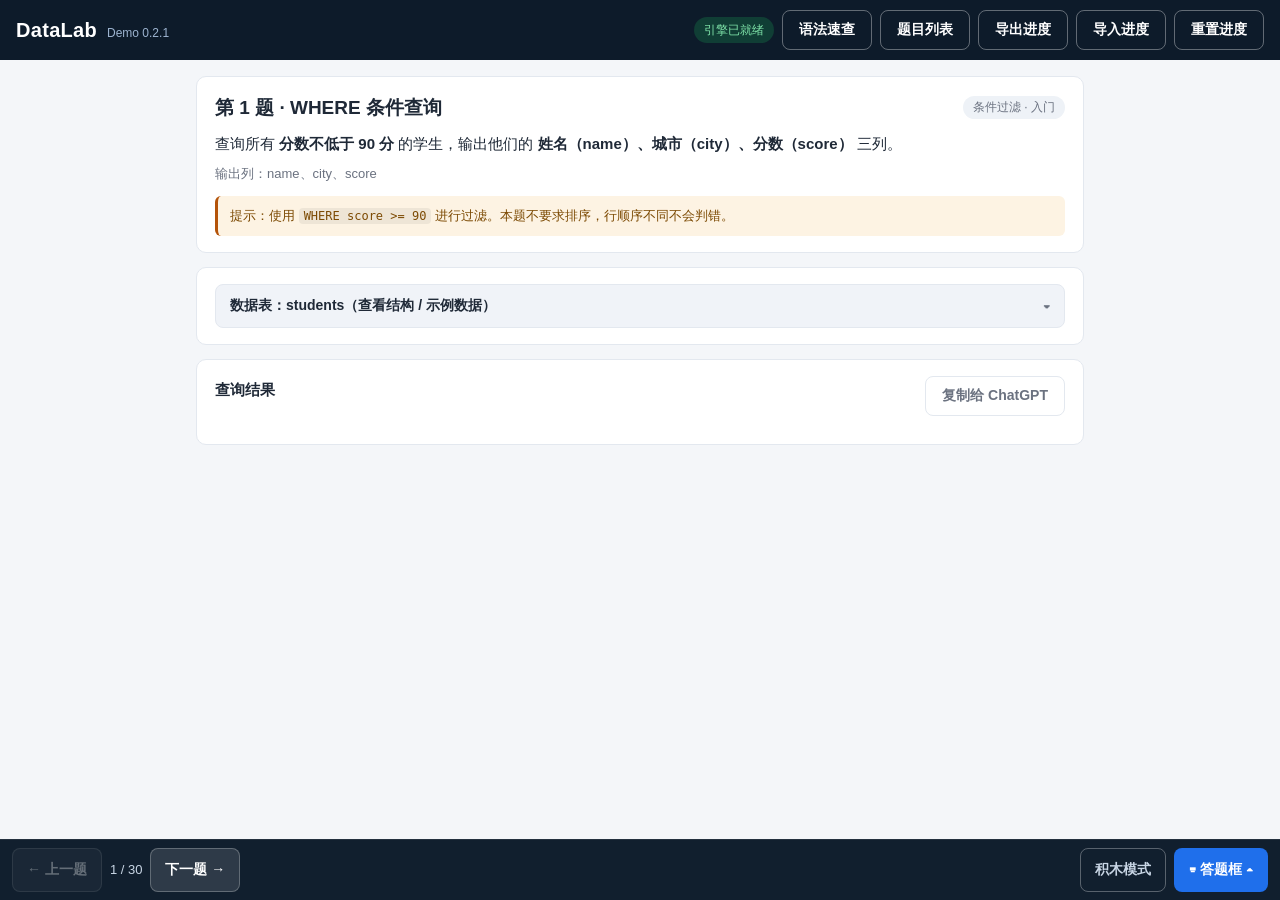
<file: index.html>
<!DOCTYPE html>
<html lang="zh-CN">
<head>
  <meta charset="UTF-8">
  <meta name="viewport" content="width=device-width, initial-scale=1, viewport-fit=cover">
  <meta name="theme-color" content="#1f6feb">
  <meta name="datalab-version" content="0.2.1">
  <meta name="apple-mobile-web-app-capable" content="yes">
  <meta name="apple-mobile-web-app-status-bar-style" content="black-translucent">
  <meta name="apple-mobile-web-app-title" content="DataLab">
  <meta name="format-detection" content="telephone=no">
  <title>DataLab · 交互式 SQL 学习</title>
  <link rel="manifest" href="manifest.json">
  <link rel="apple-touch-icon" href="icon-180.png">
  <link rel="stylesheet" href="style.css">
  <link rel="stylesheet" href="blocks.css">
</head>
<body>
  <header class="topbar">
    <div class="brand">
      <span class="logo">DataLab</span>
      <span class="ver" id="appVersion">Demo 0.2.1</span>
    </div>
    <div class="top-right">
      <span id="engineStatus" class="engine-badge">引擎加载中…</span>
      <button id="syntaxBtn" class="btn ghost" type="button">语法速查</button>
      <button id="listBtn" class="btn ghost" type="button">题目列表</button>
      <button id="exportBtn" class="btn ghost" type="button">导出进度</button>
      <button id="importBtn" class="btn ghost" type="button">导入进度</button>
      <button id="resetBtn" class="btn ghost" type="button">重置进度</button>
    </div>
  </header>

  <main class="content">
    <!-- 数据安全保护横幅（异常时显示） -->
    <div id="safetyBanner" class="safety-banner hidden" role="alert">
      <div class="safety-msg" id="safetyMsg"></div>
      <div class="safety-issues" id="safetyIssues"></div>
      <div class="safety-actions">
        <button id="safetyExportBtn" class="btn ghost-dark" type="button">导出进度备份</button>
        <button id="safetyRestoreBtn" class="btn ghost-dark hidden" type="button">恢复恢复前快照</button>
      </div>
    </div>

    <div class="workbench">
      <div class="wb-col-left">
    <!-- 1. 题目介绍 -->
    <section class="card task-card">
      <div class="task-head">
        <h2 id="taskTitle" class="task-title">第 1 题</h2>
        <span id="taskMeta" class="task-meta"></span>
      </div>
      <div id="taskDesc" class="task-desc"></div>
      <div id="taskHint" class="task-hint"></div>
    </section>

    <!-- 2. 数据表（默认折叠） -->
    <section class="card schema-card">
      <button id="schemaToggle" class="schema-toggle" type="button" aria-expanded="false">
        <span>数据表：students（查看结构 / 示例数据）</span>
        <span class="chev">▾</span>
      </button>
      <div id="schemaBody" class="schema-body hidden">
        <div class="tabs" role="tablist">
          <button type="button" data-tab="schema" class="active">表结构</button>
          <button type="button" data-tab="data">示例数据</button>
        </div>
        <div id="schemaView" class="tab-panel"></div>
        <div id="dataView" class="tab-panel hidden"></div>
      </div>
    </section>

    <!-- 3. 查询结果 -->
    <section class="card result-card">
      <div class="card-head result-head">
        <h3>查询结果</h3>
        <button id="copyChatBtn" class="btn ghost-dark" type="button">复制给 ChatGPT</button>
      </div>
      <div id="runResult" class="run-result"></div>
      <div id="judgeResult" class="judge-result"></div>
    </section>
      </div>

      <!-- 右列：SQL 积木模式（第二种输入方式） -->
      <section class="card wb-col-right hidden" id="blockModeCard">
      <div id="blockPanel">
        <div class="bm-workspace">
          <div class="bm-panel">
            <div class="bm-panel-head">
              <h2>SQL 积木拼接区</h2>
              <span class="bm-count" id="blocksCount">0 个积木</span>
            </div>
            <div class="bm-toolbar">
              <button id="undoBtn" class="bm-btn" type="button" disabled>↩ 撤销</button>
              <button id="clearBtn" class="bm-btn" type="button">清空</button>
              <button id="moveLeftBtn" class="bm-btn" type="button" disabled>◀ 前移</button>
              <button id="moveRightBtn" class="bm-btn" type="button" disabled>后移 ▶</button>
              <button id="insertNewlineBtn" class="bm-btn" type="button">↵ 换行</button>
              <button id="deleteSelBtn" class="bm-btn bm-danger" type="button" disabled>删除</button>
              <button id="editSelBtn" class="bm-btn" type="button" disabled>编辑</button>
              <button id="duplicateSelBtn" class="bm-btn" type="button" disabled>复制</button>
            </div>
            <div class="blocks-area" id="blocksArea" aria-label="SQL 积木拼接区"></div>
            <div class="bm-foot">按住积木拖动排序 · 点按选中 · 拖动靠近上下边缘可自动滚动。</div>
          </div>
          <div class="bm-panel">
            <div class="bm-panel-head">
              <h2>实时 SQL 预览</h2>
              <button id="copySqlBtn" class="bm-btn" type="button">复制 SQL</button>
            </div>
            <pre class="sql-preview" id="sqlPreview"><span class="sql-empty">（暂无语句）</span></pre>
            <div class="bm-foot">随左侧积木实时更新；运行/判题复用下方按钮。</div>
          </div>
        </div>
        <div class="bm-palette">
          <div class="bm-palette-head">
            <h2>语法模块库</h2>
            <button id="customBtn" class="bm-btn bm-accent" type="button">＋ 自定义</button>
          </div>
          <div class="palette-groups" id="paletteGroups"></div>
        </div>
        <div class="bm-actions">
          <button id="bmRunBtn" class="bm-btn bm-run" type="button">▶ 运行 SQL</button>
          <button id="bmJudgeBtn" class="bm-btn bm-judge" type="button">✓ 提交判题</button>
        </div>
      </div>
    </section>
    </div>
  </main>

  <!-- 底部悬浮答题框 -->
  <div class="floating-bar" id="floatingBar">
    <!-- 收起状态 -->
    <div class="fb-collapsed" id="fbCollapsed">
      <button id="prevBtn" class="fb-btn nav" type="button">← 上一题</button>
      <span id="fbProgress" class="fb-progress">1 / 30</span>
      <button id="nextBtn" class="fb-btn nav" type="button">下一题 →</button>
      <div class="fb-spacer"></div>
      <button id="modeToggleBtn" class="fb-btn ghost" type="button">积木模式</button>
      <button id="fbExpandBtn" class="fb-btn primary" type="button">⌨ 答题框 ▴</button>
    </div>

    <!-- 展开状态 -->
    <div class="fb-panel hidden" id="fbPanel">
      <div class="fb-panel-head">
        <span id="fbPanelTitle" class="fb-panel-title">第 1 题</span>
        <span id="fbPanelSummary" class="fb-panel-summary">…</span>
        <span class="fb-engine-badge">SQLite 引擎</span>
        <button id="fbCollapseBtn" class="fb-btn ghost" type="button">收起 ▾</button>
      </div>
      <textarea id="sqlEditor" class="sql-editor" spellcheck="false" autocapitalize="off"
        autocorrect="off" autocomplete="off" enterkeyhint="go"
        placeholder="在这里输入 SQL，例如：SELECT * FROM students;"></textarea>
      <div class="fb-panel-actions">
        <button id="fbPrevBtn" class="fb-btn nav" type="button">←</button>
        <button id="fbNextBtn" class="fb-btn nav" type="button">→</button>
        <span id="fbPanelProgress" class="fb-progress">1 / 30</span>
        <div class="fb-spacer"></div>
        <button id="fbRunBtn" class="fb-btn primary" type="button">运行 SQL</button>
        <button id="fbJudgeBtn" class="fb-btn accent" type="button">提交判题</button>
      </div>
    </div>
  </div>

  <!-- 题目列表抽屉 -->
  <div id="listDrawer" class="drawer-mask hidden" aria-hidden="true">
    <aside class="drawer" role="dialog" aria-label="题目列表">
      <div class="drawer-head">
        <h3>题目列表</h3>
        <button id="listClose" class="drawer-close" type="button" aria-label="关闭">✕</button>
      </div>
      <div class="drawer-progress">
        <div class="progress-label">学习进度 <span id="drawerProgressText">0/30</span></div>
        <div class="progress-bar"><div id="drawerProgressFill" class="progress-fill"></div></div>
        <div class="save-status" id="saveStatus">进度已保存在本设备</div>
        <div id="lastRecord" class="last-record">暂无练习记录</div>
        <div class="sync-note">说明：当前尚不支持跨设备同步，进度仅保存在本设备浏览器中。</div>
      </div>
      <nav id="drawerList" class="drawer-list" aria-label="按分类组织的题目"></nav>
    </aside>
  </div>

  <!-- 语法速查抽屉 -->
  <div id="syntaxDrawer" class="drawer-mask hidden" aria-hidden="true">
    <aside class="drawer drawer-wide" role="dialog" aria-label="语法速查">
      <div class="drawer-head">
        <h3>语法速查</h3>
        <button id="syntaxClose" class="drawer-close" type="button" aria-label="关闭">✕</button>
      </div>
      <div class="syntax-search">
        <input id="syntaxSearch" type="search" placeholder="搜索关键词，如 WHERE、GROUP BY、排序…" autocomplete="off">
      </div>
      <div id="syntaxList" class="drawer-list syntax-list"></div>
      <div class="syntax-foot">示例均可在当前 students 表上运行；引擎为 SQLite，注意与 MySQL 的语法差异。</div>
    </aside>
  </div>

  <!-- 学习进度备份：导入预览 / 确认弹窗 -->
  <input type="file" id="importFile" accept=".json,application/json" hidden>

  <div class="backup-mask hidden" id="backupMask" aria-hidden="true">
    <div class="backup-modal" role="dialog" aria-label="恢复学习进度">
      <div class="backup-head">
        <h3 id="backupTitle">恢复学习进度</h3>
        <button id="backupClose" class="drawer-close" type="button" aria-label="关闭">✕</button>
      </div>
      <div class="backup-body" id="backupBody"></div>
      <div class="backup-actions">
        <button id="backupCancel" class="btn ghost-dark" type="button">取消</button>
        <button id="backupMerge" class="btn ghost-dark" type="button">合并恢复</button>
        <button id="backupReplace" class="btn primary" type="button">覆盖恢复</button>
      </div>
    </div>
  </div>

  <div class="toast hidden" id="toast"></div>

  <!-- 积木：自定义模块弹窗 -->
  <div class="modal-mask hidden" id="customModal">
    <div class="modal">
      <h3 id="customModalTitle">＋ 自定义模块</h3>
      <div class="modal-tabs" id="customTabs">
        <button data-type="number" class="active" type="button">数字</button>
        <button data-type="text" type="button">文本</button>
        <button data-type="alias" type="button">字段名/别名</button>
        <button data-type="raw" type="button">SQL 片段</button>
      </div>
      <div class="modal-body">
        <label class="modal-label" for="customLabelInput">显示文字</label>
        <input id="customLabelInput" type="text" maxlength="120" autocomplete="off" spellcheck="false" placeholder="积木表面显示内容">
        <label class="modal-label" for="customInput" id="customInputLabel">数值</label>
        <textarea id="customInput" maxlength="2000" rows="3" autocomplete="off" spellcheck="false" placeholder="实际 SQL 内容"></textarea>
        <div class="modal-hint" id="customHint"></div>
        <div class="modal-preview">积木预览：<span class="block-preview" id="customBlockPreview">—</span></div>
        <div class="modal-preview">实际 SQL：<code id="customSqlPreview">—</code></div>
      </div>
      <div class="modal-actions">
        <button id="customCancel" class="bm-btn" type="button">取消</button>
        <button id="customOk" class="bm-btn bm-accent" type="button">添加</button>
      </div>
    </div>
  </div>

  <!-- 积木：清空确认弹窗 -->
  <div class="modal-mask hidden" id="confirmModal">
    <div class="modal modal-sm">
      <h3>清空语句？</h3>
      <p>将删除当前题目的所有积木。此操作可撤销。</p>
      <div class="modal-actions">
        <button id="confirmCancel" class="bm-btn" type="button">取消</button>
        <button id="confirmOk" class="bm-btn bm-danger" type="button">清空</button>
      </div>
    </div>
  </div>

  <script src="sql-wasm.js"></script>
  <script src="data.js"></script>
  <script src="syntax.js"></script>
  <script src="db.js"></script>
  <script src="judge.js"></script>
  <script src="backup.js"></script>
  <script src="store.js"></script>
  <script src="blocks.js"></script>
  <script src="backup-ui.js"></script>
  <script src="app.js"></script>
</body>
</html>
</file>
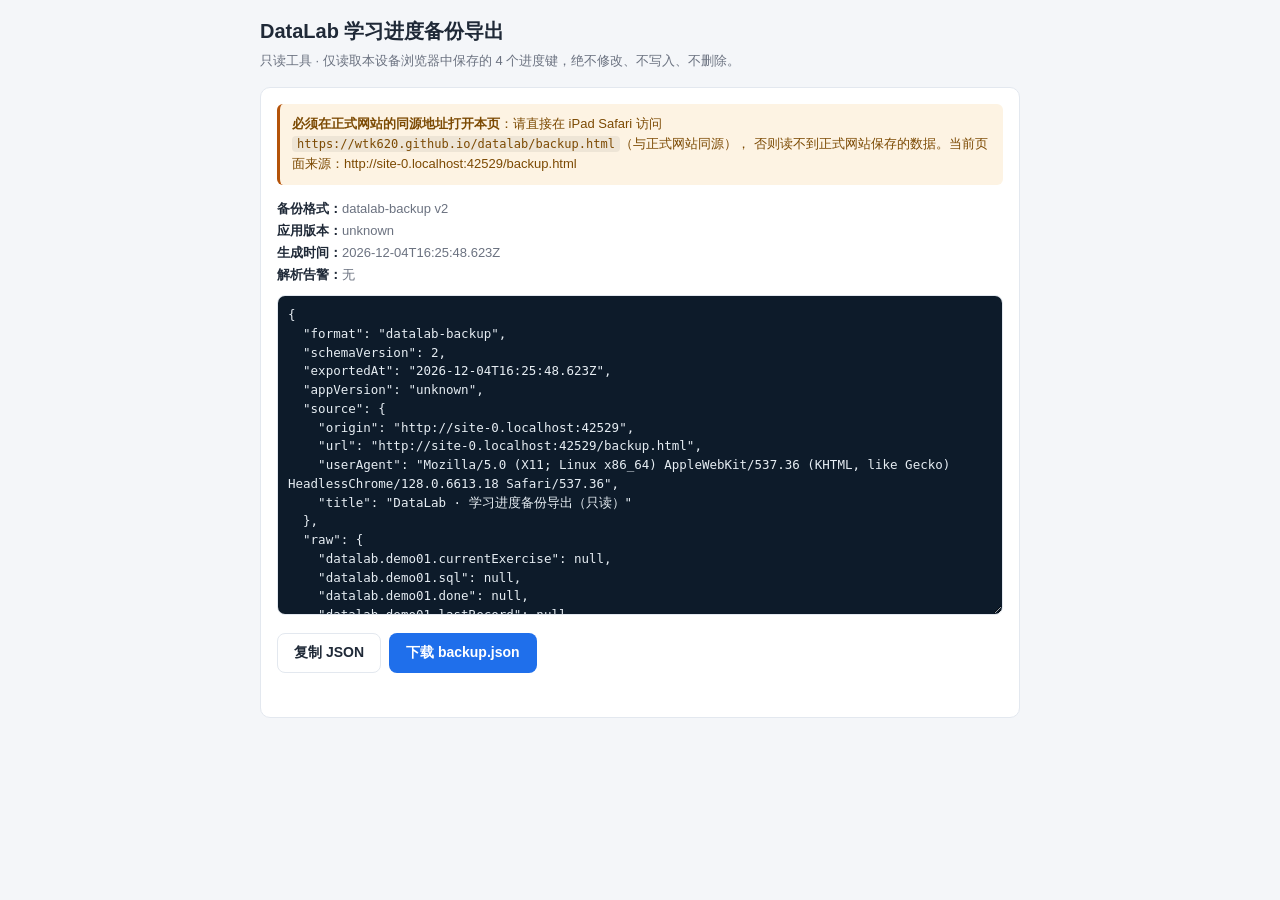
<file: backup.html>
<!DOCTYPE html>
<html lang="zh-CN">
<head>
  <meta charset="UTF-8">
  <meta name="viewport" content="width=device-width, initial-scale=1, viewport-fit=cover">
  <meta name="theme-color" content="#0d1b2a">
  <title>DataLab · 学习进度备份导出（只读）</title>
  <style>
    :root { --bg:#f4f6f9; --panel:#fff; --border:#e3e8ef; --text:#1f2937; --dim:#6b7280; --accent:#1f6feb; --green:#16a34a; --amber:#b45309; --mono:"SF Mono",Menlo,Monaco,Consolas,monospace; }
    * { box-sizing: border-box; }
    body { margin:0; background:var(--bg); color:var(--text); font-family:-apple-system,BlinkMacSystemFont,"PingFang SC","Microsoft YaHei",sans-serif; font-size:15px; line-height:1.55; padding: 16px; }
    .wrap { max-width: 760px; margin: 0 auto; }
    h1 { font-size: 20px; margin: 0 0 4px; }
    .sub { color: var(--dim); font-size: 13px; margin: 0 0 16px; }
    .card { background:var(--panel); border:1px solid var(--border); border-radius:10px; padding:16px; margin-bottom:14px; }
    .note { font-size:13px; color:var(--dim); margin: 0 0 12px; }
    .warn { background:#fdf3e3; border-left:3px solid var(--amber); border-radius:6px; padding:10px 12px; font-size:13px; color:#7c4a03; margin: 0 0 14px; }
    .meta { font-size:13px; color:var(--dim); margin-bottom:10px; display:flex; flex-direction:column; gap:2px; }
    .meta b { color:var(--text); }
    textarea { width:100%; min-height:320px; font-family:var(--mono); font-size:12.5px; line-height:1.5; border:1px solid var(--border); border-radius:8px; padding:10px; background:#0d1b2a; color:#e6edf3; resize:vertical; }
    .actions { display:flex; gap:8px; flex-wrap:wrap; margin-top:12px; }
    button { padding:9px 16px; border-radius:8px; border:1px solid transparent; cursor:pointer; font-size:14px; font-weight:600; min-height:40px; }
    .primary { background:var(--accent); color:#fff; }
    .ghost { background:#fff; color:var(--text); border-color:var(--border); }
    .status { font-size:13px; margin-top:10px; min-height:18px; }
    .ok { color:var(--green); } .err { color:#dc2626; }
    code { font-family:var(--mono); font-size:12px; background:rgba(0,0,0,.06); padding:1px 5px; border-radius:4px; }
  </style>
</head>
<body>
  <div class="wrap">
    <h1>DataLab 学习进度备份导出</h1>
    <p class="sub">只读工具 · 仅读取本设备浏览器中保存的 4 个进度键，绝不修改、不写入、不删除。</p>

    <div class="card">
      <p class="warn">
        <b>必须在正式网站的同源地址打开本页</b>：请直接在 iPad Safari 访问
        <code>https://wtk620.github.io/datalab/backup.html</code>（与正式网站同源），
        否则读不到正式网站保存的数据。当前页面来源：<span id="origin"></span>
      </p>
      <div class="meta" id="meta">生成中…</div>
      <textarea id="jsonOut" readonly spellcheck="false"></textarea>
      <div class="actions">
        <button id="copyBtn" class="ghost" type="button">复制 JSON</button>
        <button id="downloadBtn" class="primary" type="button">下载 backup.json</button>
      </div>
      <div class="status" id="status"></div>
    </div>
  </div>

  <script src="backup.js"></script>
  <script>
    (function () {
      'use strict';
      var B = window.DataLabBackup;
      document.getElementById('origin').textContent = (location.origin || '(unknown)') + (location.pathname || '');

      function build() {
        var backup = B.exportBackup();
        document.getElementById('jsonOut').value = B.toJsonText(backup);
        var html = '<div><b>备份格式：</b>' + backup.format + ' v' + backup.schemaVersion + '</div>'
          + '<div><b>应用版本：</b>' + backup.appVersion + '</div>'
          + '<div><b>生成时间：</b>' + backup.exportedAt + '</div>'
          + '<div><b>解析告警：</b>' + (backup.parseWarnings.length ? backup.parseWarnings.length + ' 项（已按原始值保留）' : '无') + '</div>';
        document.getElementById('meta').innerHTML = html;
        return backup;
      }

      function setStatus(msg, ok) {
        var el = document.getElementById('status');
        el.textContent = msg;
        el.className = 'status ' + (ok === false ? 'err' : 'ok');
      }

      var current = build();

      document.getElementById('downloadBtn').addEventListener('click', function () {
        current = build();
        B.downloadBackup(current, B.defaultFilename(current));
        setStatus('已触发下载（只读，未修改任何数据）', true);
      });

      document.getElementById('copyBtn').addEventListener('click', function () {
        current = build();
        B.copyText(B.toJsonText(current), function () {
          setStatus('已复制到剪贴板，请粘贴到备忘录 / 邮件 / 文件保存', true);
        });
        setTimeout(function () {
          if (document.getElementById('status').textContent.indexOf('已复制') === -1) {
            setStatus('复制未确认成功，请手动全选上方文本框内容复制', false);
          }
        }, 600);
      });
    })();
  </script>
</body>
</html>
</file>
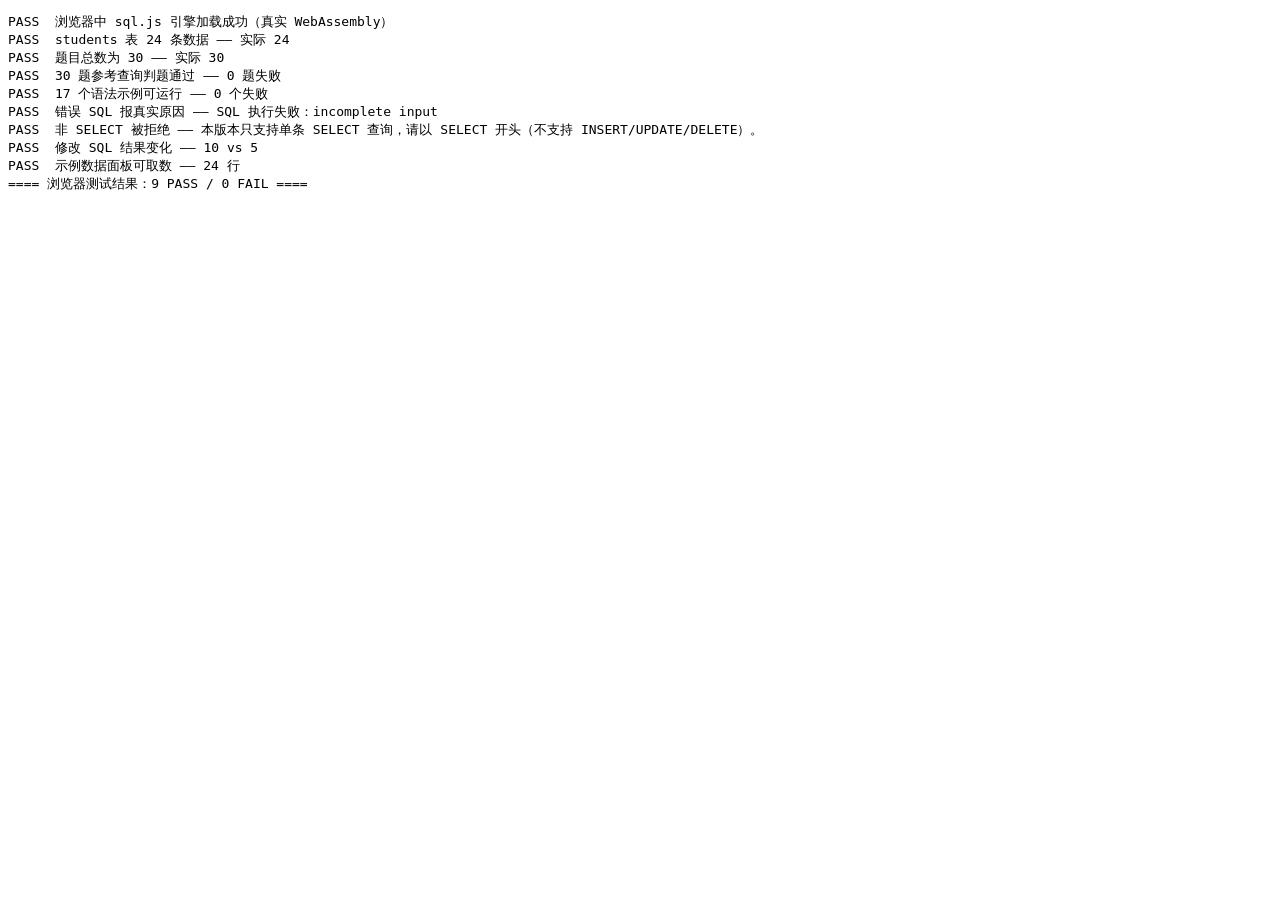
<file: browser-test.html>
<!DOCTYPE html>
<html lang="zh-CN">
<head>
  <meta charset="UTF-8">
  <title>DataLab 浏览器测试</title>
</head>
<body>
  <pre id="out">测试进行中…</pre>
  <script src="sql-wasm.js"></script>
  <script src="data.js"></script>
  <script src="syntax.js"></script>
  <script src="db.js"></script>
  <script src="judge.js"></script>
  <script>
    (function () {
      var DB = window.DataLabDB, JUDGE = window.DataLabJudge, DATA = window.DataLabData, SYN = window.DataLabSyntax;
      var lines = [];
      var pass = 0, fail = 0;
      function log(name, ok, detail) {
        var s = (ok ? 'PASS  ' : 'FAIL  ') + name + (detail ? ' —— ' + detail : '');
        lines.push(s);
        if (ok) pass++; else fail++;
      }
      function finish() {
        lines.push('==== 浏览器测试结果：' + pass + ' PASS / ' + fail + ' FAIL ====');
        document.getElementById('out').textContent = lines.join('\n');
        document.title = 'DONE-' + (fail === 0 ? 'ALLPASS' : 'HASFAIL');
      }

      DB.load().then(function () {
        log('浏览器中 sql.js 引擎加载成功（真实 WebAssembly）', true);

        var db = DB.freshDb();
        var n = db.exec('SELECT COUNT(*) FROM students;')[0].values[0][0];
        log('students 表 24 条数据', n === 24, '实际 ' + n);
        db.close();

        log('题目总数为 30', DATA.EXERCISES.length === 30, '实际 ' + DATA.EXERCISES.length);

        var refFails = 0;
        DATA.EXERCISES.forEach(function (ex) {
          var jr = JUDGE.judge(ex, ex.refSql);
          if (!jr.ok) { refFails++; lines.push('    题' + ex.id + ': ' + jr.reason); }
        });
        log('30 题参考查询判题通过', refFails === 0, refFails + ' 题失败');

        var synDb = DB.freshDb();
        var synFails = 0;
        SYN.REF.forEach(function (r) {
          try { DB.runSelect(synDb, r.example); } catch (e) { synFails++; lines.push('    语法[' + r.kw + ']: ' + e.message); }
        });
        synDb.close();
        log('17 个语法示例可运行', synFails === 0, synFails + ' 个失败');

        var bad = JUDGE.judge(DATA.EXERCISES[0], 'SELECT * FROM students WHERE;');
        log('错误 SQL 报真实原因', bad.kind === 'error' && bad.reason.length > 10, bad.reason);

        var non = JUDGE.judge(DATA.EXERCISES[0], 'DROP TABLE students;');
        log('非 SELECT 被拒绝', non.kind === 'error', non.reason);

        var d1 = DB.freshDb();
        var r1 = DB.runSelect(d1, 'SELECT COUNT(*) c FROM students WHERE score >= 90;');
        var r2 = DB.runSelect(d1, 'SELECT COUNT(*) c FROM students WHERE score >= 95;');
        d1.close();
        log('修改 SQL 结果变化', r1.rows[0][0] !== r2.rows[0][0], r1.rows[0][0] + ' vs ' + r2.rows[0][0]);

        var sample = DB.sampleRows(24);
        log('示例数据面板可取数', sample.rows.length === 24 && sample.columns.length === 7, sample.rows.length + ' 行');

        finish();
      }).catch(function (e) {
        log('引擎加载失败', false, String(e && e.message));
        finish();
      });
    })();
  </script>
</body>
</html>
</file>
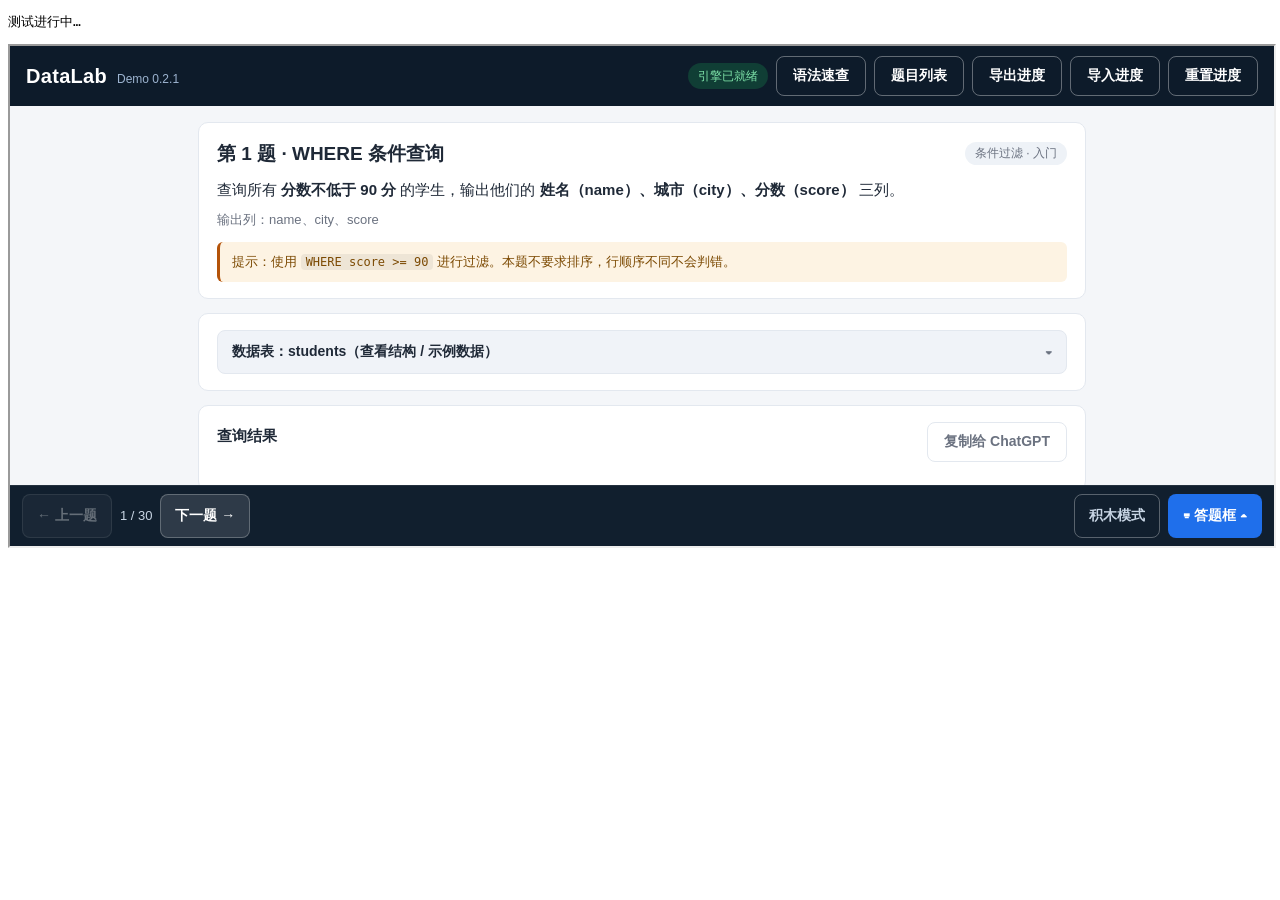
<file: reset-test.html>
<!DOCTYPE html>
<html lang="zh-CN">
<head><meta charset="UTF-8"><title>reset test</title></head>
<body>
  <pre id="out">测试进行中…</pre>
  <iframe id="f" src="index.html" style="width:100%;height:500px"></iframe>
  <script>
    document.getElementById('f').onload = function () {
      setTimeout(function () {
        var w = document.getElementById('f').contentWindow;
        // 写入一组状态
        w.localStorage.setItem('datalab.demo01.done', JSON.stringify({ 1: true, 2: true, 3: true }));
        w.localStorage.setItem('datalab.demo01.currentExercise', '3');
        w.localStorage.setItem('datalab.demo01.sql', JSON.stringify({ 1: 'a', 2: 'b', 3: 'c' }));
        w.localStorage.setItem('datalab.demo01.lastRecord', JSON.stringify({ id: 1, result: 'PASS', time: 1 }));
        // 覆盖 confirm 强制确认
        w.confirm = function () { return true; };
        // 点击重置按钮
        w.document.getElementById('resetBtn').click();
        setTimeout(function () {
          var done = w.localStorage.getItem('datalab.demo01.done');
          var cur = w.localStorage.getItem('datalab.demo01.currentExercise');
          var sql = w.localStorage.getItem('datalab.demo01.sql');
          var last = w.localStorage.getItem('datalab.demo01.lastRecord');
          var progress = w.document.getElementById('drawerProgressText').textContent;
          // 验证：四个 key 均被清除，进度回到 0/30
          var ok = (done === null && cur === null && sql === null && last === null && progress === '0/30');
          document.getElementById('out').textContent =
            'done=' + done + ' current=' + cur + ' sql=' + sql + ' last=' + last + ' progress=' + progress +
            ' => ' + (ok ? 'RESET_OK' : 'RESET_FAIL');
        }, 600);
      }, 800);
    };
    setTimeout(function () {
      if (document.getElementById('out').textContent.indexOf('RESET') === -1) {
        document.getElementById('out').textContent = 'RESET_TIMEOUT';
      }
    }, 15000);
  </script>
</body>
</html>
</file>
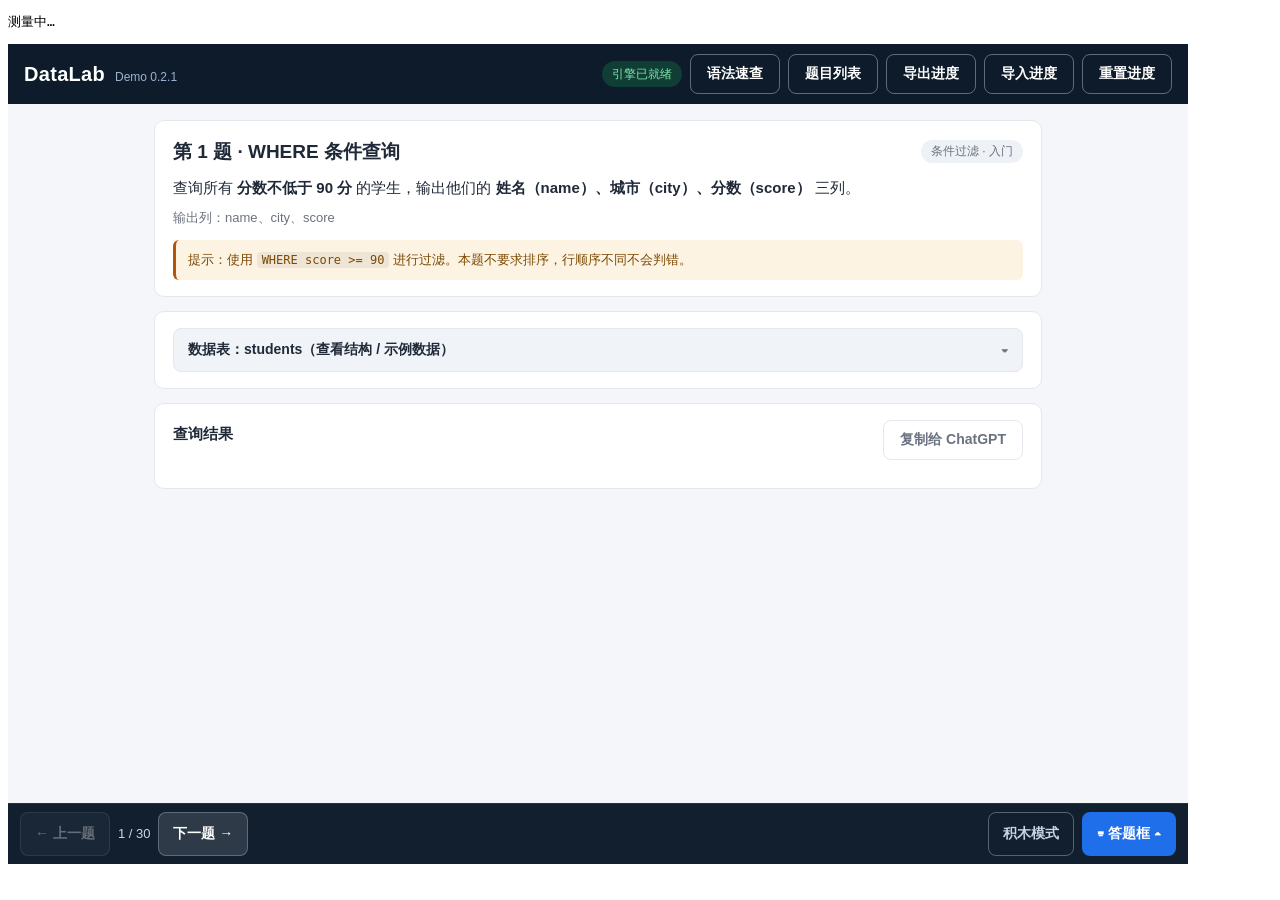
<file: tests/layout-test.html>
<!DOCTYPE html>
<html lang="zh-CN">
<head><meta charset="UTF-8"><title>布局测量（0.1.1 单列 + 悬浮栏）</title></head>
<body>
  <pre id="out">测量中…</pre>
  <script>
    (function () {
      var w = parseInt((location.search.match(/[?&]w=(\d+)/) || [])[1], 10) || 1180;
      var h = parseInt((location.search.match(/[?&]h=(\d+)/) || [])[1], 10) || 820;
      var iframe = document.createElement('iframe');
      iframe.style.width = w + 'px';
      iframe.style.height = h + 'px';
      iframe.style.border = '0';
      iframe.src = '../index.html';
      document.body.appendChild(iframe);

      iframe.onload = function () {
        setTimeout(function () {
          try {
            var doc = iframe.contentDocument;
            var out = [];
            out.push('viewport=' + w + 'x' + h);

            var content = doc.querySelector('.content').getBoundingClientRect();
            out.push('content: left=' + Math.round(content.left) + ' w=' + Math.round(content.width));
            var centered = Math.abs((w - content.width) / 2 - content.left) < 8;
            out.push('contentCentered=' + centered);

            // 卡片纵向顺序：题目 → 数据表 → 结果（编辑器在底部悬浮答题框内）
            var task = doc.querySelector('.task-card').getBoundingClientRect();
            var schema = doc.querySelector('.schema-card').getBoundingClientRect();
            var result = doc.querySelector('.result-card').getBoundingClientRect();
            out.push('order: task.top=' + Math.round(task.top) +
              ' schema.top=' + Math.round(schema.top) + ' result.top=' + Math.round(result.top));
            var orderOk = task.top < schema.top && schema.top < result.top;
            out.push('orderOk=' + orderOk);

            // 数据表默认折叠
            var collapsed = doc.getElementById('schemaBody').classList.contains('hidden');
            out.push('schemaCollapsedDefault=' + collapsed);

            // 悬浮栏
            var fb = doc.getElementById('floatingBar').getBoundingClientRect();
            out.push('floatingBar: bottom=' + Math.round(fb.bottom) + ' viewportH=' + h);
            var fbOk = (h - fb.bottom) < 40;
            out.push('floatingBarAtBottom=' + fbOk);

            var ok = centered && orderOk && collapsed && fbOk;
            out.push('RESULT=' + (ok ? 'LAYOUT_OK' : 'LAYOUT_FAIL'));
            document.getElementById('out').textContent = out.join('\n');
          } catch (e) {
            document.getElementById('out').textContent = '测量异常: ' + e.message;
          }
        }, 2500);
      };
    })();
  </script>
</body>
</html>
</file>
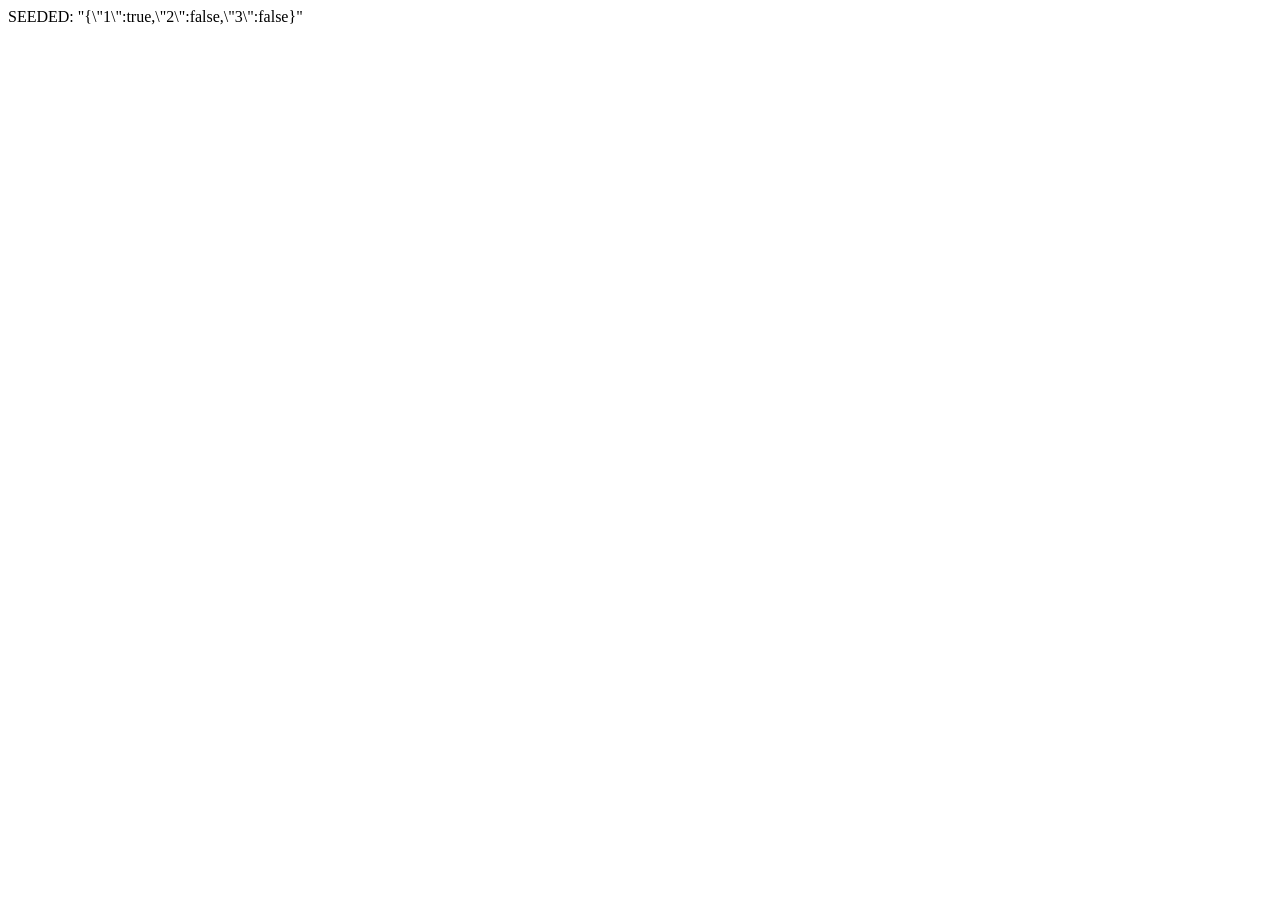
<file: tests/seed-localstorage.html>
<!DOCTYPE html>
<html lang="zh-CN">
<head><meta charset="UTF-8"><title>SEED</title></head>
<body>
  种子页：写入模拟的已保存进度
  <script>
    // 模拟「上一次会话」保存的状态：当前在第 2 题，第 1 题已完成
    localStorage.setItem('datalab.demo01.currentExercise', '2');
    localStorage.setItem('datalab.demo01.sql', JSON.stringify({
      1: 'SELECT name, city, score FROM students WHERE score >= 90;',
      2: 'SELECT name, class_name, score FROM students ORDER BY score DESC LIMIT 5;',
      3: ''
    }));
    localStorage.setItem('datalab.demo01.done', JSON.stringify({ 1: true, 2: false, 3: false }));
    localStorage.setItem('datalab.demo01.lastRecord', JSON.stringify({
      id: 1, sql: 'SELECT name, city, score FROM students WHERE score >= 90;',
      result: 'PASS', time: 1700000000000
    }));
    document.body.textContent = 'SEEDED: ' + JSON.stringify(localStorage.getItem('datalab.demo01.done'));
  </script>
</body>
</html>
</file>
<file: style.css>
/* DataLab Demo 0.1.1 — 界面样式（适配 iPad 横屏/竖屏、底部悬浮栏、抽屉） */

:root {
  --bg: #f4f6f9;
  --panel: #ffffff;
  --border: #e3e8ef;
  --text: #1f2937;
  --text-dim: #6b7280;
  --accent: #1f6feb;
  --accent-dark: #1a5fd0;
  --green: #16a34a;
  --green-bg: #eafaf0;
  --red: #dc2626;
  --red-bg: #fdeaea;
  --amber: #b45309;
  --amber-bg: #fdf3e3;
  --mono: "SF Mono", "Menlo", "Monaco", "Consolas", "PingFang SC", monospace;
  --radius: 10px;
  --bar-h: 58px;
}

* { box-sizing: border-box; }

html, body {
  margin: 0;
  padding: 0;
  background: var(--bg);
  color: var(--text);
  font-family: -apple-system, BlinkMacSystemFont, "Segoe UI", "PingFang SC",
    "Hiragino Sans GB", "Microsoft YaHei", sans-serif;
  font-size: 15px;
  line-height: 1.55;
  -webkit-font-smoothing: antialiased;
  -webkit-tap-highlight-color: transparent;
}

/* 为底部悬浮栏预留空间，避免遮挡内容 */
body { padding-bottom: calc(var(--bar-h) + env(safe-area-inset-bottom) + 20px); }

.hidden { display: none !important; }

/* ---------- 顶栏 ---------- */
.topbar {
  display: flex;
  align-items: center;
  justify-content: space-between;
  gap: 10px;
  padding: 10px 16px;
  background: #0d1b2a;
  color: #fff;
  position: sticky;
  top: 0;
  z-index: 20;
}
.brand { display: flex; align-items: baseline; gap: 10px; }
.logo { font-size: 20px; font-weight: 700; letter-spacing: .3px; }
.ver { font-size: 12px; color: #9db4d0; }
.top-right { display: flex; align-items: center; gap: 8px; flex-wrap: wrap; }
.engine-badge {
  font-size: 12px;
  padding: 4px 10px;
  border-radius: 999px;
  background: rgba(255,255,255,.12);
  color: #c9d6e5;
  white-space: nowrap;
}
.engine-badge.ok { background: rgba(34,197,94,.2); color: #7ee2a8; }
.engine-badge.fail { background: rgba(239,68,68,.25); color: #fca5a5; }

/* ---------- 内容主列 ---------- */
.content {
  max-width: 920px;
  margin: 0 auto;
  padding: 16px 16px 8px;
  display: flex;
  flex-direction: column;
  gap: 14px;
  min-width: 0;
}

.card {
  background: var(--panel);
  border: 1px solid var(--border);
  border-radius: var(--radius);
  padding: 16px 18px;
}
.card-head {
  display: flex; align-items: center; justify-content: space-between;
  gap: 12px; margin-bottom: 12px; flex-wrap: wrap;
}
.card h3 { margin: 0; font-size: 15px; }

/* 题目卡片 */
.task-head {
  display: flex; align-items: center; justify-content: space-between;
  gap: 10px; margin-bottom: 10px; flex-wrap: wrap;
}
.task-title { margin: 0; font-size: 19px; }
.task-meta {
  font-size: 12px; color: var(--text-dim);
  background: #eef2f7; padding: 2px 10px; border-radius: 999px; white-space: nowrap;
}
.task-desc { color: var(--text); }
.task-desc .output-cols { margin-top: 8px; font-size: 13px; color: var(--text-dim); }
.task-hint {
  margin-top: 12px; padding: 10px 12px;
  background: var(--amber-bg); border-left: 3px solid var(--amber);
  border-radius: 6px; font-size: 13px; color: #7c4a03;
}
.task-hint code, .task-desc code {
  background: rgba(0,0,0,.06); padding: 1px 5px; border-radius: 4px;
  font-family: var(--mono); font-size: 12px;
}

/* 数据表折叠 */
.schema-toggle {
  width: 100%; display: flex; justify-content: space-between; align-items: center;
  background: #f0f3f8; border: 1px solid var(--border); border-radius: 8px;
  padding: 10px 14px; font-size: 14px; font-weight: 600; cursor: pointer;
  min-height: 44px; text-align: left; color: var(--text);
}
.schema-toggle:active { background: #e6ebf2; }
.chev { color: var(--text-dim); }
.schema-body { margin-top: 12px; }

/* 标签页 */
.tabs { display: flex; gap: 6px; margin-bottom: 10px; }
.tabs button {
  padding: 6px 14px; border: 1px solid var(--border); background: #fff;
  border-radius: 6px; cursor: pointer; font-size: 13px; color: var(--text-dim);
  min-height: 34px;
}
.tabs button.active { background: var(--accent); border-color: var(--accent); color: #fff; }

/* 表格 */
.table-scroll { overflow-x: auto; }
.data-table {
  width: 100%; border-collapse: collapse; font-size: 13px; min-width: 300px;
}
.data-table th, .data-table td {
  border: 1px solid var(--border); padding: 7px 10px; text-align: left;
  white-space: nowrap;
}
.data-table thead th { background: #f0f3f8; font-weight: 600; }
.data-table tbody tr:nth-child(even) { background: #fafbfd; }
.data-table code { font-family: var(--mono); font-size: 12px; }
.data-table td.null { color: #9ca3af; font-style: italic; }
.empty-cell { color: var(--text-dim); text-align: center; }
.data-meta { font-size: 12px; color: var(--text-dim); margin-bottom: 8px; }

/* 编辑器 */
.sql-editor {
  width: 100%;
  min-height: 150px;
  padding: 12px 14px;
  font-family: var(--mono);
  font-size: 14px;
  line-height: 1.6;
  border: 1px solid var(--border);
  border-radius: 8px;
  resize: vertical;
  background: #0d1b2a;
  color: #e6edf3;
  tab-size: 2;
}
.sql-editor:focus { outline: none; border-color: var(--accent); box-shadow: 0 0 0 3px rgba(31,111,235,.15); }

.editor-foot {
  display: flex; justify-content: space-between; align-items: center;
  gap: 10px; margin-top: 8px; font-size: 12px; color: var(--text-dim); flex-wrap: wrap;
}
.engine-note { color: var(--text-dim); }
kbd {
  font-family: var(--mono); background: #f0f3f8; border: 1px solid var(--border);
  border-bottom-width: 2px; border-radius: 4px; padding: 1px 5px; font-size: 11px;
}

/* 按钮 */
.btn {
  padding: 9px 16px; border-radius: 8px; border: 1px solid transparent;
  cursor: pointer; font-size: 14px; font-weight: 600; min-height: 40px;
  transition: background .15s, border-color .15s;
}
.btn.primary { background: var(--accent); color: #fff; }
.btn.primary:hover { background: var(--accent-dark); }
.btn.accent { background: var(--green); color: #fff; }
.btn.accent:hover { background: #128a3e; }
.btn.ghost { background: transparent; color: #fff; border-color: rgba(255,255,255,.35); }
.btn.ghost:hover { background: rgba(255,255,255,.12); }
.btn.ghost-dark { background: transparent; color: var(--text-dim); border-color: var(--border); }
.btn.ghost-dark:hover { background: #f0f3f8; }
.editor-actions { display: flex; gap: 8px; flex-wrap: wrap; }

/* 结果区 */
.result-card h3 { margin: 0 0 12px; }
.run-result, .judge-result { display: flex; flex-direction: column; gap: 12px; }
.result-meta { font-size: 13px; color: var(--text-dim); }

.error-box {
  background: var(--red-bg); border: 1px solid #f5c6c6; border-left: 4px solid var(--red);
  border-radius: 8px; padding: 12px 14px;
}
.error-title { font-weight: 700; color: var(--red); }
.error-msg {
  margin: 6px 0 0; font-family: var(--mono); font-size: 13px; white-space: pre-wrap;
  word-break: break-word; color: #7f1d1d;
}

.judge-box {
  display: flex; gap: 12px; align-items: flex-start;
  border-radius: 8px; padding: 12px 14px; border: 1px solid;
}
.judge-box.pass { background: var(--green-bg); border-color: #bfe6cc; }
.judge-box.fail { background: var(--red-bg); border-color: #f5c6c6; }
.judge-box.warn { background: var(--amber-bg); border-color: #f0d9a8; }
.judge-icon { font-size: 20px; line-height: 1.2; font-weight: 700; }
.judge-box.pass .judge-icon { color: var(--green); }
.judge-box.fail .judge-icon { color: var(--red); }
.judge-box.warn .judge-icon { color: var(--amber); }
.judge-title { font-weight: 700; }
.judge-reason { font-size: 13px; margin-top: 2px; color: var(--text); }

.side-result h4 { margin: 0 0 6px; font-size: 13px; color: var(--text-dim); }

.empty { color: var(--text-dim); font-size: 13px; padding: 12px 0; text-align: center; }

/* ---------- 底部悬浮答题框 ---------- */
.floating-bar {
  position: fixed;
  left: 0; right: 0; bottom: 0;
  background: rgba(13, 27, 42, 0.98);
  backdrop-filter: blur(8px);
  -webkit-backdrop-filter: blur(8px);
  border-top: 1px solid rgba(255,255,255,.08);
  z-index: 30;
  transition: transform .2s ease;
  padding-bottom: env(safe-area-inset-bottom);
}

/* 收起状态：紧凑操作栏 */
.fb-collapsed {
  display: flex;
  align-items: center;
  gap: 8px;
  padding: 8px 12px;
}

/* 展开状态：答题面板 */
.fb-panel {
  display: flex;
  flex-direction: column;
  gap: 8px;
  padding: 10px 12px 12px;
  max-height: 58vh;
  overflow: hidden;
}
.fb-panel-head {
  display: flex; align-items: center; gap: 10px;
  flex: 0 0 auto;
}
.fb-panel-title {
  flex: 1 1 auto;
  font-size: 14px; font-weight: 600; color: #fff;
  overflow: hidden; text-overflow: ellipsis; white-space: nowrap;
}
.fb-panel-summary {
  flex: 1 1 auto;
  display: none;               /* 默认隐藏，紧凑模式下显示 */
  font-size: 13px; color: #c9d6e5;
  overflow: hidden; text-overflow: ellipsis; white-space: nowrap;
}
.fb-engine-badge {
  font-size: 11px; color: #9db4d0;
  background: rgba(255,255,255,.1); padding: 2px 8px; border-radius: 999px; white-space: nowrap;
}
.fb-panel .sql-editor {
  flex: 1 1 auto;
  min-height: 120px;
  max-height: 30vh;
  background: #0d1b2a;
  color: #e6edf3;
  border-color: rgba(255,255,255,.18);
}
.fb-panel-actions {
  display: flex; align-items: center; gap: 8px;
  flex: 0 0 auto;
}

.fb-btn {
  min-height: 44px;
  padding: 8px 14px;
  border-radius: 8px;
  border: 1px solid transparent;
  font-size: 14px;
  font-weight: 600;
  cursor: pointer;
  white-space: nowrap;
  transition: background .15s, border-color .15s;
}
.fb-btn.nav { background: rgba(255,255,255,.12); color: #fff; border-color: rgba(255,255,255,.25); }
.fb-btn.nav:hover { background: rgba(255,255,255,.2); }
.fb-btn.nav:disabled { opacity: .35; cursor: default; }
.fb-btn.primary { background: var(--accent); color: #fff; }
.fb-btn.primary:hover { background: var(--accent-dark); }
.fb-btn.accent { background: var(--green); color: #fff; }
.fb-btn.accent:hover { background: #128a3e; }
.fb-btn.ghost { background: transparent; color: #c9d6e5; border-color: rgba(255,255,255,.3); }
.fb-btn.ghost:hover { background: rgba(255,255,255,.12); }
.fb-progress { color: #c9d6e5; font-size: 13px; white-space: nowrap; }
.fb-spacer { flex: 1 1 auto; }

/* 横屏紧凑输入模式：键盘弹出时缩小面板、精简顶部、隐藏导航与装饰 */
body.compact .fb-panel { max-height: 40vh; }
body.compact .fb-panel .sql-editor { min-height: 88px; max-height: 116px; }
body.compact .fb-panel-title { display: none; }
body.compact .fb-panel-summary { display: inline; }
body.compact .fb-engine-badge { display: none; }
body.compact .fb-panel .fb-btn.nav { display: none; }
body.compact .fb-panel .fb-progress { display: none; }

/* ---------- 抽屉 ---------- */
.drawer-mask {
  position: fixed; inset: 0;
  background: rgba(0,0,0,.45);
  z-index: 40;
  display: flex;
  justify-content: flex-end;
}
.drawer {
  width: min(420px, 94vw);
  height: 100%;
  background: var(--panel);
  box-shadow: -4px 0 24px rgba(0,0,0,.18);
  display: flex;
  flex-direction: column;
  overflow: hidden;
}
.drawer-wide { width: min(540px, 96vw); }
.drawer-head {
  display: flex; justify-content: space-between; align-items: center;
  padding: 14px 16px; border-bottom: 1px solid var(--border); flex: 0 0 auto;
}
.drawer-head h3 { margin: 0; font-size: 16px; }
.drawer-close {
  border: none; background: transparent; font-size: 18px; color: var(--text-dim);
  cursor: pointer; min-width: 40px; min-height: 40px; border-radius: 8px;
}
.drawer-close:hover { background: #f0f3f8; }

.drawer-progress {
  padding: 12px 16px; border-bottom: 1px solid var(--border); flex: 0 0 auto;
  display: flex; flex-direction: column; gap: 6px;
}
.progress-label { font-size: 13px; color: var(--text-dim); display: flex; justify-content: space-between; }
.progress-bar { height: 8px; background: var(--border); border-radius: 999px; overflow: hidden; }
.progress-fill { height: 100%; width: 0; background: linear-gradient(90deg, var(--accent), #58a6ff); transition: width .3s ease; }
.save-status { font-size: 13px; color: var(--green); font-weight: 600; }
.last-record { font-size: 12px; color: var(--text-dim); }
.sync-note { font-size: 12px; color: var(--text-dim); }

.drawer-list { flex: 1 1 auto; overflow-y: auto; padding: 8px 16px 20px; }
.drawer-cat {
  display: flex; justify-content: space-between; align-items: baseline;
  font-size: 12px; font-weight: 700; color: var(--text-dim);
  margin: 14px 0 6px; padding-top: 2px;
}
.drawer-cat:first-child { margin-top: 6px; }
.drawer-cat-note { font-weight: 400; color: #9ca3af; font-size: 11px; }

.ex-item {
  display: flex; align-items: center; gap: 10px;
  text-align: left;
  padding: 10px 12px;
  border: 1px solid var(--border);
  border-radius: 8px;
  background: #fff;
  cursor: pointer;
  font-size: 14px;
  color: var(--text);
  width: 100%;
  min-height: 44px;
  margin-bottom: 6px;
}
.ex-item:hover { border-color: var(--accent); }
.ex-item.active { border-color: var(--accent); background: #eef4fe; }
.ex-badge {
  width: 22px; height: 22px; border-radius: 50%;
  background: var(--border); color: var(--text-dim);
  display: flex; align-items: center; justify-content: center;
  font-size: 12px; font-weight: 600; flex: 0 0 auto;
}
.ex-item.done .ex-badge { background: var(--green); color: #fff; }
.ex-info { display: flex; flex-direction: column; line-height: 1.25; }
.ex-title { font-weight: 600; }
.ex-diff { font-size: 12px; color: var(--text-dim); }

/* 语法速查 */
.syntax-search { padding: 10px 16px; border-bottom: 1px solid var(--border); flex: 0 0 auto; }
.syntax-search input {
  width: 100%; padding: 10px 12px; font-size: 15px;
  border: 1px solid var(--border); border-radius: 8px;
  -webkit-appearance: none; appearance: none;
}
.syntax-search input:focus { outline: none; border-color: var(--accent); }
.syntax-list { padding-top: 12px; }
.syntax-foot { padding: 10px 16px; border-top: 1px solid var(--border); font-size: 12px; color: var(--text-dim); flex: 0 0 auto; }

.syn-card {
  border: 1px solid var(--border); border-radius: 8px; padding: 12px 14px; margin-bottom: 10px;
}
.syn-head { display: flex; align-items: center; gap: 8px; margin-bottom: 8px; }
.syn-kw { font-family: var(--mono); font-weight: 700; color: var(--accent); font-size: 14px; }
.syn-cat { font-size: 12px; color: var(--text-dim); background: #eef2f7; padding: 1px 8px; border-radius: 999px; }
.syn-row { margin-bottom: 6px; font-size: 13px; display: flex; gap: 8px; align-items: baseline; }
.syn-row b { flex: 0 0 56px; color: var(--text-dim); font-weight: 600; }
.syn-row > span { flex: 1 1 auto; }
.syn-pre {
  margin: 4px 0 0; font-family: var(--mono); font-size: 12.5px;
  background: #0d1b2a; color: #e6edf3; padding: 8px 10px; border-radius: 6px;
  overflow-x: auto; white-space: pre-wrap; word-break: break-word; flex: 1 1 auto;
}
.syn-row.warn > span { color: #7c4a03; }
.syn-row.dim > span { color: var(--text-dim); }

/* 锁背景滚动 */
body.drawer-open { overflow: hidden; }

/* ---------- 响应式：窄屏 / 竖屏 ---------- */
@media (max-width: 720px) {
  .content { padding: 10px 10px 4px; gap: 10px; }
  .card { padding: 12px 12px; }
  .sql-editor { min-height: 130px; font-size: 15px; } /* 15px 防 iOS 聚焦自动缩放 */
  .editor-head { flex-direction: column; align-items: stretch; }
  .editor-actions { justify-content: stretch; }
  .editor-actions .btn { flex: 1 1 auto; }
  .topbar { padding: 8px 10px; }
  .logo { font-size: 18px; }
  .fb-btn { padding: 8px 10px; font-size: 13px; min-height: 40px; }
  .fb-progress { font-size: 12px; }
}

/* ---------- 学习进度备份：导出 / 导入弹窗与提示 ---------- */
.toast {
  position: fixed;
  left: 50%;
  bottom: calc(var(--bar-h) + env(safe-area-inset-bottom) + 28px);
  transform: translateX(-50%);
  background: rgba(13, 27, 42, 0.96);
  color: #fff;
  padding: 10px 16px;
  border-radius: 8px;
  font-size: 13px;
  max-width: min(520px, 92vw);
  z-index: 60;
  box-shadow: 0 6px 24px rgba(0, 0, 0, 0.25);
}
.toast.ok { border-left: 4px solid var(--green); }
.toast.err { border-left: 4px solid var(--red); }

.backup-mask {
  position: fixed;
  inset: 0;
  background: rgba(0, 0, 0, 0.45);
  z-index: 50;
  display: flex;
  align-items: center;
  justify-content: center;
  padding: 16px;
}
.backup-modal {
  width: min(560px, 96vw);
  max-height: 86vh;
  background: var(--panel);
  border-radius: 14px;
  box-shadow: 0 12px 40px rgba(0, 0, 0, 0.28);
  display: flex;
  flex-direction: column;
  overflow: hidden;
}
.backup-head {
  display: flex;
  justify-content: space-between;
  align-items: center;
  padding: 14px 16px;
  border-bottom: 1px solid var(--border);
  flex: 0 0 auto;
}
.backup-head h3 { margin: 0; font-size: 16px; }
.backup-body {
  padding: 14px 16px;
  overflow-y: auto;
  flex: 1 1 auto;
  display: flex;
  flex-direction: column;
  gap: 8px;
}
.bk-summary { font-size: 13px; color: var(--text-dim); margin-bottom: 2px; }
.bk-warn {
  font-size: 12px; color: #7c4a03;
  background: var(--amber-bg); border-left: 3px solid var(--amber);
  border-radius: 6px; padding: 8px 10px;
}
.bk-row {
  border: 1px solid var(--border);
  border-radius: 8px;
  padding: 8px 10px;
  display: flex;
  flex-direction: column;
  gap: 4px;
}
.bk-row.bk-conflict { border-color: #f0c9c9; background: #fff8f8; }
.bk-row.bk-same { border-color: #bfe6cc; background: #f6fdf8; }
.bk-row.bk-info { border-color: #c6d9f5; background: #f5f9ff; }
.bk-key { font-weight: 600; font-size: 13px; display: flex; justify-content: space-between; gap: 8px; flex-wrap: wrap; }
.bk-status { font-weight: 500; font-size: 12px; color: var(--text-dim); }
.bk-row.bk-conflict .bk-status { color: var(--red); }
.bk-row.bk-same .bk-status { color: var(--green); }
.bk-vals { display: flex; flex-direction: column; gap: 2px; }
.bk-val { font-family: var(--mono); font-size: 12px; color: var(--text-dim); word-break: break-all; }
.bk-tag {
  display: inline-block; font-family: -apple-system, sans-serif; font-size: 11px;
  color: var(--text-dim); background: #eef2f7; border-radius: 4px; padding: 0 5px; margin-right: 6px;
}
.bk-foot { font-size: 12px; color: var(--text-dim); margin-top: 2px; }
.backup-actions {
  display: flex;
  justify-content: flex-end;
  gap: 8px;
  padding: 12px 16px;
  border-top: 1px solid var(--border);
  flex: 0 0 auto;
  flex-wrap: wrap;
}

/* ---------- 数据安全保护横幅（阶段 B.1） ---------- */
.safety-banner {
  background: var(--red-bg);
  border: 1px solid #f5c6c6;
  border-left: 4px solid var(--red);
  border-radius: var(--radius);
  padding: 14px 16px;
  display: flex;
  flex-direction: column;
  gap: 8px;
}
.safety-msg { font-weight: 700; color: #7f1d1d; font-size: 14px; }
.safety-issues { font-size: 13px; color: #7f1d1d; }
.safety-issues ul { margin: 4px 0 0; padding-left: 18px; }
.safety-issues li { margin: 2px 0; word-break: break-all; }
.safety-issues code { font-family: var(--mono); font-size: 12px; background: rgba(0,0,0,.05); padding: 0 4px; border-radius: 4px; }
.safety-actions { display: flex; gap: 8px; flex-wrap: wrap; }

/* ---------- 阶段 D.1：iPad 横屏学习工作台（双栏） ---------- */
.workbench { display: flex; flex-direction: column; gap: 14px; min-width: 0; }
.wb-col-left { display: flex; flex-direction: column; gap: 14px; min-width: 0; }
.wb-col-right { min-width: 0; }

/* 横屏 + 积木模式：左约 30%（题目/数据表/结果），右约 70%（积木工作台）；首屏不滚动、内部滚动 */
@media (orientation: landscape) and (min-width: 700px) {
  body.blocks-mode { padding-bottom: 0; }   /* 横屏积木模式高度已显式预留，去掉 body 底部 padding 避免多余页面滚动 */
  body.blocks-mode .content {
    max-width: none;
    display: flex;
    flex-direction: column;
    gap: 12px;
    /* 高度 = 视口 - 顶栏(≈52) - 底部操作栏 - 安全区 - 上下留白 */
    height: calc(100dvh - 52px - var(--bar-h) - env(safe-area-inset-bottom) - 16px);
    min-height: 0;
    overflow: hidden;
    padding-top: 12px;
    padding-bottom: 4px;
  }
  body.blocks-mode .workbench {
    flex: 1 1 auto;
    min-height: 0;
    display: grid;
    grid-template-columns: minmax(240px, 30%) minmax(0, 1fr);
    gap: 12px;
    align-items: stretch;
  }
  body.blocks-mode .wb-col-left {
    min-height: 0;
    overflow-y: auto;
    padding-right: 2px;
    gap: 12px;
  }
  body.blocks-mode .wb-col-right {
    min-height: 0;
    overflow: hidden;
    display: flex;
    flex-direction: column;
  }
  body.blocks-mode #blockPanel {
    flex: 1 1 auto;
    min-height: 0;
    display: flex;
    flex-direction: column;
    gap: 8px;
  }
  body.blocks-mode #blockPanel .bm-workspace {
    flex: 1 1 auto;
    min-height: 0;
  }
  body.blocks-mode #blockPanel .bm-palette {
    flex: 0 0 auto;
  }
  body.blocks-mode #blockPanel .bm-palette .palette-groups {
    max-height: 120px;   /* 模块库内部独立滚动，保证首屏可见 */
  }
}

/* 竖屏/窄屏自动回退纵向（默认 workbench 已是纵向堆叠，无需额外覆盖） */
@media (orientation: portrait) {
  body.blocks-mode .content { max-width: none; }
}
</file>
<file: blocks.css>
/* DataLab 阶段 C · SQL 积木模式样式（源自 V4.1 styles.css，作用域收敛到 #blockPanel）
   仅积木相关样式；按钮/弹窗类使用 bm- 前缀避免与正式工程 .btn/.modal 冲突。
   拖动样式：FLIP + transform，占位元素表示插入位置。 */

#blockPanel {
  --panel-bg: #ffffff;
  --panel-border: #e2e8f0;
  --ink: #0f172a;
  --muted: #64748b;
  --accent: #2563eb;
  --accent-2: #3b82f6;
  --danger: #dc2626;
  --ok: #16a34a;
  --warn: #d97706;
  --radius: 12px;
  --shadow: 0 1px 3px rgba(15, 23, 42, .08), 0 1px 2px rgba(15, 23, 42, .05);
  display: flex;
  flex-direction: column;
  gap: 10px;
}

#blockPanel .bm-workspace {
  display: grid;
  grid-template-columns: 3fr 2fr;
  gap: 10px;
  min-height: 0;
}

#blockPanel .bm-panel {
  display: flex;
  flex-direction: column;
  background: var(--panel-bg);
  border: 1px solid var(--panel-border);
  border-radius: var(--radius);
  box-shadow: var(--shadow);
  min-height: 0;
  min-width: 0;
  overflow: hidden;
}
#blockPanel .bm-panel-head {
  display: flex; align-items: center; justify-content: space-between; gap: 8px;
  padding: 8px 12px; border-bottom: 1px solid var(--panel-border);
}
#blockPanel .bm-panel-head h2 { margin: 0; font-size: 14px; font-weight: 700; color: var(--ink); }
#blockPanel .bm-count { color: var(--muted); font-size: 12px; }
#blockPanel .bm-foot { padding: 6px 12px; border-top: 1px solid var(--panel-border); font-size: 11.5px; color: var(--muted); line-height: 1.4; }
#blockPanel .bm-toolbar {
  display: flex; flex-wrap: wrap; gap: 6px;
  padding: 7px 10px; border-bottom: 1px solid var(--panel-border); background: #f8fafc;
}

/* 积木区 */
#blockPanel .blocks-area {
  flex: 1;
  min-height: 160px;
  display: flex;
  flex-wrap: wrap;
  align-content: flex-start;
  gap: 8px;
  padding: 12px;
  overflow-y: auto;
  overscroll-behavior: contain;
  background:
    radial-gradient(#eef2f7 1px, transparent 1px) 0 0 / 18px 18px,
    #fbfcfe;
  position: relative;
  touch-action: pan-y;
}
#blockPanel .blocks-empty { width: 100%; color: var(--muted); font-size: 13px; padding: 8px 2px; }

/* 积木 */
#blockPanel .block {
  display: inline-flex;
  align-items: center;
  gap: 6px;
  padding: 7px 9px;
  border-radius: 10px;
  border: 1.5px solid transparent;
  font-size: 15px;
  line-height: 1.15;
  font-weight: 600;
  white-space: nowrap;
  letter-spacing: .1px;
  cursor: grab;
  user-select: none;
  -webkit-user-select: none;
  -webkit-touch-callout: none;
  touch-action: none;
  position: relative;
  background: #fff;
  transition: none;
  will-change: transform;
}
#blockPanel .block-handle { cursor: grab; opacity: .5; font-size: 14px; line-height: 1; touch-action: none; flex: none; }
#blockPanel .block-label { pointer-events: none; }
#blockPanel .block-del {
  flex: none;
  border: none; background: transparent; color: var(--muted);
  width: 20px; height: 20px; border-radius: 6px;
  font-size: 14px; line-height: 1; cursor: pointer;
  display: inline-flex; align-items: center; justify-content: center;
  touch-action: manipulation;
}
#blockPanel .block-del:hover { background: #fee2e2; color: var(--danger); }

#blockPanel .block[data-type="keyword"]  { background: #dbeafe; border-color: #93c5fd; color: #1e40af; }
#blockPanel .block[data-type="field"]    { background: #dcfce7; border-color: #86efac; color: #166534; }
#blockPanel .block[data-type="operator"] { background: #ffedd5; border-color: #fdba74; color: #9a3412; }
#blockPanel .block[data-type="function"] { background: #ede9fe; border-color: #c4b5fd; color: #5b21b6; }
#blockPanel .block[data-type="number"]   { background: #cffafe; border-color: #67e8f9; color: #155e75; }
#blockPanel .block[data-type="text"]     { background: #fef3c7; border-color: #fcd34d; color: #92400e; }
#blockPanel .block[data-type="alias"]    { background: #dcfce7; border-color: #86efac; color: #166534; }
#blockPanel .block[data-type="raw"]      { background: #fee2e2; border-color: #fca5a5; color: #991b1b; }

#blockPanel .block[data-type="newline"] {
  flex: 0 0 100%;
  display: flex;
  align-items: center;
  gap: 8px;
  background: transparent;
  border: none;
  padding: 3px 0;
  min-height: 28px;
}
#blockPanel .block[data-type="newline"]::after {
  content: '';
  flex: 1;
  min-width: 12px;
  border-top: 1px dashed #cbd5e1;
}
#blockPanel .block[data-type="newline"] .newline-inner {
  display: inline-flex;
  align-items: center;
  gap: 6px;
  padding: 5px 9px;
  border-radius: 8px;
  background: #f1f5f9;
  border: 1.5px solid #cbd5e1;
  color: #475569;
  font-size: 13px;
  line-height: 1.15;
  font-weight: 600;
  white-space: nowrap;
}
#blockPanel .block[data-type="newline"].dragging-newline { flex: none; padding: 0; }
#blockPanel .block[data-type="newline"].dragging-newline::after { display: none; }

#blockPanel .block.selected { outline: 2.5px solid var(--accent); outline-offset: 1px; }

#blockPanel .block-placeholder {
  flex: none;
  border: 2px dashed var(--accent-2);
  border-radius: 10px;
  background: rgba(59, 130, 246, .14);
  box-sizing: border-box;
  min-width: 26px;
}
#blockPanel .block-placeholder-newline {
  border-color: #cbd5e1;
  background: rgba(148, 163, 184, .12);
  border-radius: 8px;
  min-height: 28px;
}

#blockPanel .block.dragging {
  position: fixed;
  left: 0; top: 0;
  margin: 0;
  z-index: 1000;
  pointer-events: none;
  transform-origin: center center;
  box-shadow: 0 14px 34px rgba(15, 23, 42, .28), 0 4px 10px rgba(15, 23, 42, .16);
  transition: none !important;
}
body.is-dragging { cursor: grabbing; }
body.is-dragging #blockPanel * { user-select: none !important; -webkit-user-select: none !important; }

#blockPanel .block.flip   { transition: transform 180ms cubic-bezier(.2, .8, .2, 1); }
#blockPanel .block.settle { transition: transform 200ms cubic-bezier(.2, .8, .2, 1); }

/* 预览 */
#blockPanel .sql-preview {
  flex: 1;
  min-height: 120px;
  margin: 0;
  padding: 12px;
  overflow: auto;
  background: #0b1220;
  color: #e2e8f0;
  font-family: "SF Mono", "Menlo", "Consolas", "Monaco", monospace;
  font-size: 14px;
  line-height: 1.55;
  white-space: pre-wrap;
  word-break: break-word;
  tab-size: 2;
}
#blockPanel .sql-preview .sql-empty { color: #64748b; }
#blockPanel .sql-preview mark { background: rgba(251, 191, 36, .38); color: #fff7ed; border-radius: 3px; padding: 0 1px; }

/* 模块库 */
#blockPanel .bm-palette {
  background: var(--panel-bg);
  border: 1px solid var(--panel-border);
  border-radius: var(--radius);
  box-shadow: var(--shadow);
  display: flex;
  flex-direction: column;
}
#blockPanel .bm-palette-head {
  display: flex; align-items: center; justify-content: space-between;
  padding: 7px 12px; border-bottom: 1px solid var(--panel-border);
}
#blockPanel .bm-palette-head h2 { margin: 0; font-size: 14px; font-weight: 700; color: var(--ink); }
#blockPanel .palette-groups {
  display: flex; flex-wrap: wrap; gap: 8px;
  padding: 9px 12px;
  overflow-y: auto;
  max-height: 148px;
}
#blockPanel .palette-group { display: flex; flex-wrap: wrap; gap: 5px; align-items: center; }
#blockPanel .palette-group-name {
  font-size: 11px; color: var(--muted); font-weight: 700;
  padding: 3px 7px; border-radius: 6px; background: #f1f5f9; white-space: nowrap;
}
#blockPanel .palette-item {
  border: 1px solid var(--panel-border); background: #fff;
  border-radius: 8px; padding: 5px 9px; font-size: 13.5px; font-weight: 600;
  cursor: pointer; white-space: nowrap; color: var(--ink);
  user-select: none; -webkit-user-select: none; touch-action: manipulation;
}
#blockPanel .palette-item:hover { border-color: var(--accent-2); color: var(--accent); background: #eff6ff; }
#blockPanel .palette-item:active { transform: scale(.96); }
#blockPanel .palette-item.sym { font-family: "SF Mono", "Menlo", "Consolas", monospace; min-width: 30px; text-align: center; }

/* 按钮与操作区 */
#blockPanel .bm-btn {
  border: 1px solid var(--panel-border); background: #fff; color: var(--ink);
  border-radius: 8px; padding: 7px 12px; font-size: 13px; font-weight: 600;
  cursor: pointer; white-space: nowrap; min-height: 34px;
  user-select: none; -webkit-user-select: none; touch-action: manipulation;
}
#blockPanel .bm-btn:hover { background: #f1f5f9; }
#blockPanel .bm-btn:disabled { opacity: .45; cursor: not-allowed; }
#blockPanel .bm-btn.bm-accent { background: var(--accent); border-color: var(--accent); color: #fff; }
#blockPanel .bm-btn.bm-danger { background: #fff; border-color: #fecaca; color: var(--danger); }
#blockPanel .bm-btn.bm-run { background: var(--ok); border-color: var(--ok); color: #fff; }
#blockPanel .bm-btn.bm-judge { background: #7c3aed; border-color: #7c3aed; color: #fff; }
#blockPanel .bm-actions { display: flex; gap: 8px; justify-content: flex-end; }

/* 模态框（自定义模块 / 清空确认，位于 body 级） */
.modal-mask {
  position: fixed; inset: 0; z-index: 2000;
  background: rgba(15, 23, 42, .5);
  display: flex; align-items: center; justify-content: center;
  padding: 20px;
}
.modal {
  background: #fff; border-radius: 14px; padding: 16px;
  width: min(420px, 100%); max-height: 86vh; overflow: auto;
  box-shadow: 0 24px 60px rgba(0, 0, 0, .3);
}
.modal-sm { width: min(340px, 100%); }
.modal h3 { margin: 0 0 10px; font-size: 16px; }
.modal p { margin: 0 0 12px; font-size: 13.5px; color: #64748b; }
.modal-tabs { display: flex; flex-wrap: wrap; gap: 6px; margin-bottom: 12px; }
.modal-tabs button {
  border: 1px solid #e2e8f0; background: #fff; border-radius: 8px;
  padding: 6px 10px; font-size: 13px; cursor: pointer; white-space: nowrap;
}
.modal-tabs button.active { background: #2563eb; border-color: #2563eb; color: #fff; }
.modal-body { display: flex; flex-direction: column; gap: 8px; }
.modal-label { font-size: 12px; color: #64748b; font-weight: 700; }
.modal-body input {
  border: 1px solid #e2e8f0; border-radius: 8px; padding: 9px 10px;
  font-size: 15px; width: 100%;
}
.modal-body textarea {
  box-sizing: border-box; width: 100%; min-height: 72px; resize: vertical;
  border: 1px solid #e2e8f0; border-radius: 8px; padding: 9px 10px;
  font: 15px/1.45 inherit; font-family: inherit; overflow-wrap: anywhere;
}
.modal-body textarea:focus { outline: 2px solid #3b82f6; border-color: transparent; }
.block-preview { display: inline-block; max-width: 100%; overflow-wrap: anywhere; padding: 3px 8px; border: 1px solid #93c5fd; border-radius: 7px; background: #dbeafe; color: #1e40af; }
.modal-body input:focus { outline: 2px solid #3b82f6; border-color: transparent; }
.modal-hint { font-size: 12px; color: #64748b; line-height: 1.45; }
.modal-hint.warn { color: #d97706; }
.modal-preview { font-size: 12.5px; color: #64748b; }
.modal-preview code { background: #f1f5f9; padding: 2px 6px; border-radius: 5px; color: #0f172a; }
.modal-actions { display: flex; justify-content: flex-end; gap: 8px; margin-top: 14px; }

/* 竖屏 / 窄屏：双栏堆叠 */
@media (max-width: 720px) {
  #blockPanel .bm-workspace { grid-template-columns: 1fr; }
  #blockPanel .blocks-area { min-height: 120px; }
  #blockPanel .palette-groups { max-height: 120px; }
}
@media (max-width: 900px) and (orientation: landscape) {
  .modal-mask { align-items: flex-start; padding: max(8px, env(safe-area-inset-top)) 10px max(8px, env(safe-area-inset-bottom)); overflow-y: auto; }
  .modal { max-height: calc(100dvh - 16px); max-height: calc(100vh - 16px); width: min(560px, 100%); padding: 12px; }
  .modal-body { gap: 5px; }
  .modal-body textarea { min-height: 54px; }
  .modal-actions { position: sticky; bottom: -12px; padding: 8px 0 0; background: #fff; }
}
</file>
